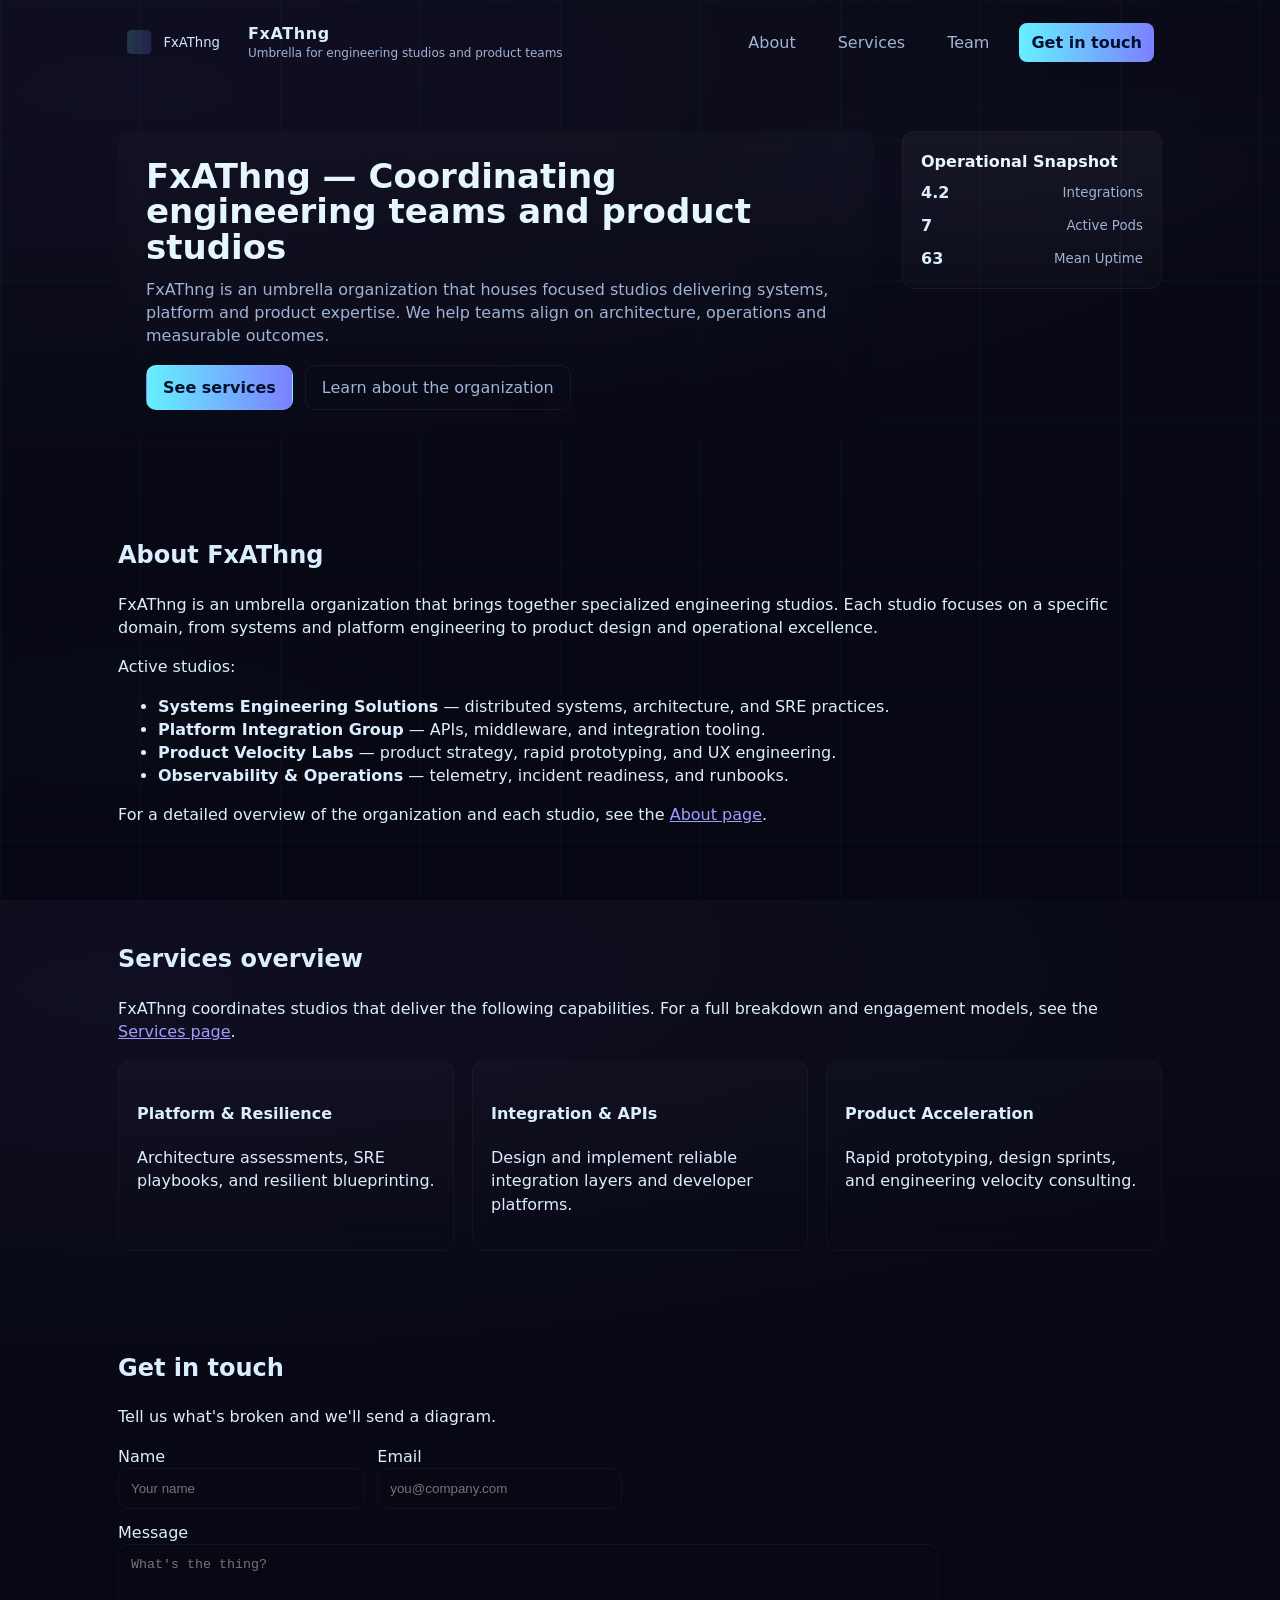
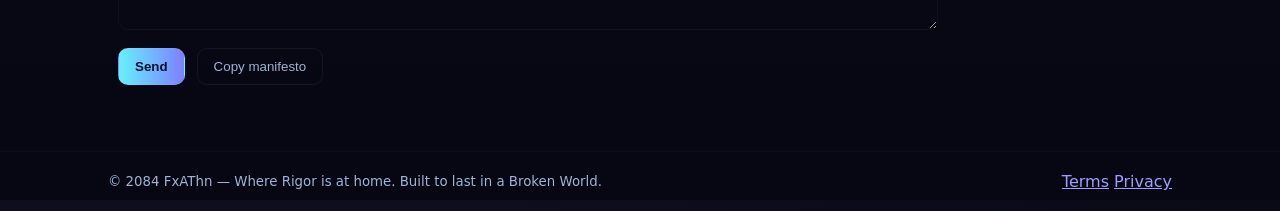
<file: index.html>
<!doctype html>
<html lang="en">
  <head>
    <meta charset="utf-8" />
    <meta name="viewport" content="width=device-width,initial-scale=1" />
    <title>FxAThng — FixAThing Umbrella</title>
    <meta name="description" content="FxAThng — an umbrella organization of engineering studios and product teams." />
    <link rel="stylesheet" href="assets/styles.css">
    <link rel="icon" href="assets/favicon.svg" type="image/svg+xml">
  </head>
  <body>
    <div class="bg-visual" aria-hidden="true"></div>
    <header class="site-header">
      <div class="brand">
        <!-- Minimal futuristic logo SVG -->
        <svg class="logo" viewBox="0 0 100 24" aria-hidden="true" focusable="false">
          <defs>
            <linearGradient id="g" x1="0" x2="1">
              <stop offset="0" stop-color="#7cf7ff" />
              <stop offset="1" stop-color="#6f8dff" />
            </linearGradient>
          </defs>
          <rect x="1" y="1" width="22" height="22" rx="4" fill="url(#g)" opacity="0.18"></rect>
          <text x="34" y="17" font-family="Inter, ui-sans-serif, system-ui, -apple-system, 'Segoe UI', Roboto" font-size="12" fill="#cfe6ff">FxAThng</text>
        </svg>
        <div class="brand-meta">
          <div class="name">FxAThng</div>
          <div class="sub">Umbrella for engineering studios and product teams</div>
        </div>
      </div>
      <nav class="nav">
        <a href="about.html">About</a>
        <a href="services.html">Services</a>
        <a href="team.html">Team</a>
        <a href="https://www.youtube.com/watch?v=dQw4w9WgXcQ" class="ctabtn" target="_blank" rel="noopener">Get in touch</a>
      </nav>
    </header>

    <main class="hero">
      <div class="hero-content">
        <h1 class="headline">FxAThng — Coordinating engineering teams and product studios</h1>
        <p class="lead">FxAThng is an umbrella organization that houses focused studios delivering systems, platform and product expertise. We help teams align on architecture, operations and measurable outcomes.</p>
        <div class="hero-actions">
          <a class="btn primary" href="services.html">See services</a>
          <a class="btn ghost" href="about.html">Learn about the organization</a>
        </div>
      </div>
      <aside class="hero-panel" aria-hidden="true">
        <div class="panel-header">Operational Snapshot</div>
        <ul class="metrics">
          <li><span>4.2</span><small>Integrations</small></li>
          <li><span>7</span><small>Active Pods</small></li>
          <li><span>99.97%</span><small>Mean Uptime</small></li>
        </ul>
      </aside>
    </main>

    <section class="section about">
      <div class="container">
        <h2>About FxAThng</h2>
        <p>FxAThng is an umbrella organization that brings together specialized engineering studios. Each studio focuses on a specific domain, from systems and platform engineering to product design and operational excellence.</p>
        <p>Active studios:</p>
        <ul>
          <li><strong>Systems Engineering Solutions</strong> — distributed systems, architecture, and SRE practices.</li>
          <li><strong>Platform Integration Group</strong> — APIs, middleware, and integration tooling.</li>
          <li><strong>Product Velocity Labs</strong> — product strategy, rapid prototyping, and UX engineering.</li>
          <li><strong>Observability & Operations</strong> — telemetry, incident readiness, and runbooks.</li>
        </ul>
        <p>For a detailed overview of the organization and each studio, see the <a href="about.html">About page</a>.</p>
      </div>
    </section>

    <section class="section services">
      <div class="container">
        <h2>Services overview</h2>
        <p>FxAThng coordinates studios that deliver the following capabilities. For a full breakdown and engagement models, see the <a href="services.html">Services page</a>.</p>
        <div class="cards">
          <div class="card">
            <h4>Platform & Resilience</h4>
            <p>Architecture assessments, SRE playbooks, and resilient blueprinting.</p>
          </div>
          <div class="card">
            <h4>Integration & APIs</h4>
            <p>Design and implement reliable integration layers and developer platforms.</p>
          </div>
          <div class="card">
            <h4>Product Acceleration</h4>
            <p>Rapid prototyping, design sprints, and engineering velocity consulting.</p>
          </div>
        </div>
      </div>
    </section>

    <section id="contact" class="section contact">
      <div class="container">
        <h2>Get in touch</h2>
        <p>Tell us what's broken and we'll send a diagram.</p>
        <form class="contact-form" onsubmit="handleSubmit(event)">
          <div class="row">
            <label>
              <span>Name</span>
              <input type="text" name="name" required placeholder="Your name">
            </label>
            <label>
              <span>Email</span>
              <input type="email" name="email" required placeholder="you@company.com">
            </label>
          </div>
          <label>
            <span>Message</span>
            <textarea name="message" rows="4" placeholder="What's the thing?"></textarea>
          </label>
          <div class="form-actions">
            <button class="btn primary" type="submit">Send</button>
            <button class="btn ghost" type="button" onclick="copyManifest()">Copy manifesto</button>
          </div>
          <div id="form-result" class="form-result" role="status" aria-live="polite"></div>
        </form>
      </div>
    </section>

    <footer class="site-footer">
      <div class="container">
        <small>© <span id="year"></span> FxAThn — Where Rigor is at home. Built to last in a Broken World.</small>
        <div class="foot-links">
          <a href="#">Terms</a>
          <a href="#">Privacy</a>
        </div>
      </div>
    </footer>

    <script src="assets/script.js"></script>
  </body>
</html>
</file>
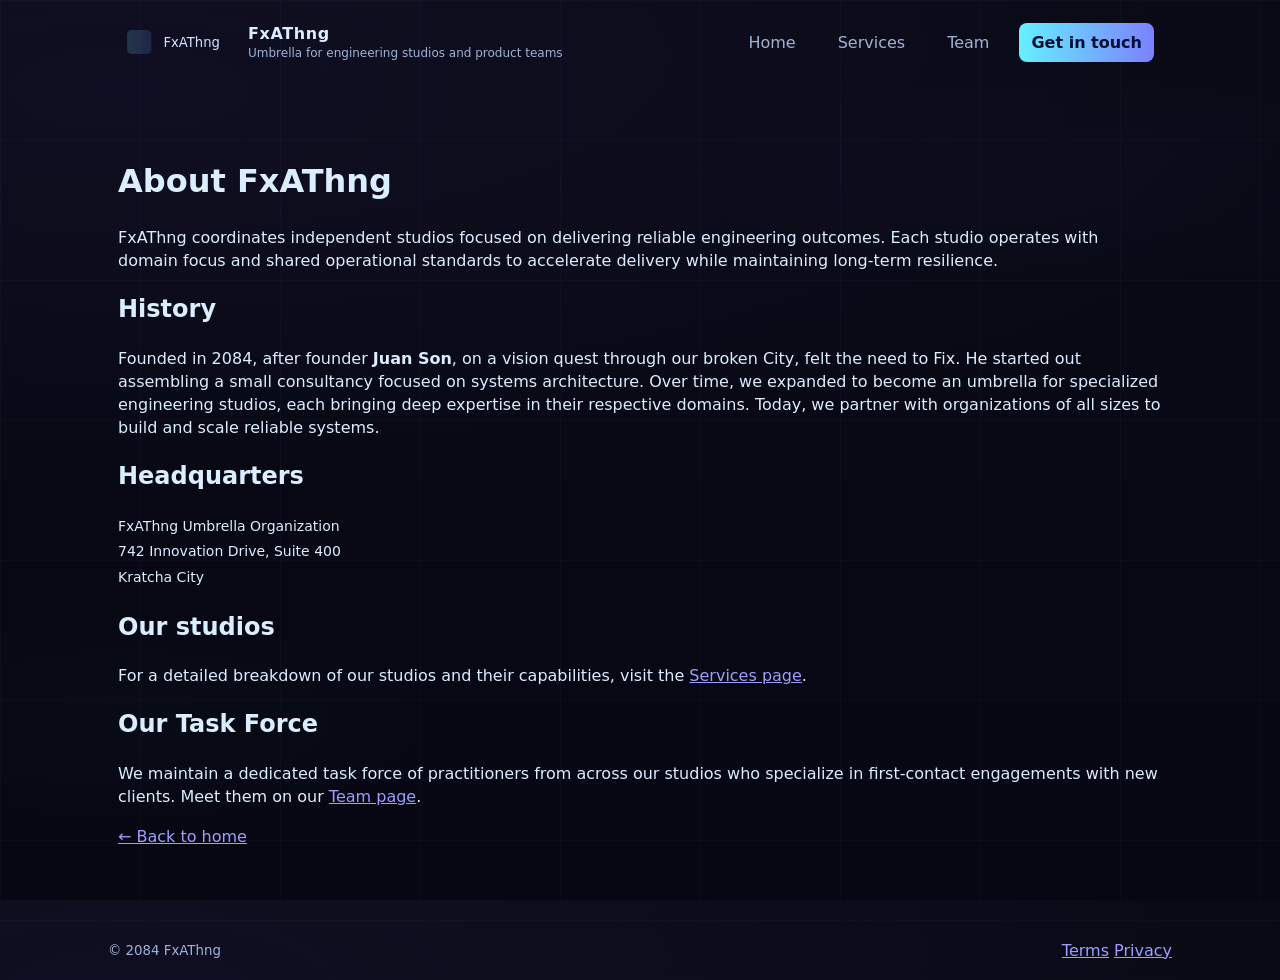
<file: about.html>
<!doctype html>
<html lang="en">
  <head>
    <meta charset="utf-8" />
    <meta name="viewport" content="width=device-width,initial-scale=1" />
    <title>About — FxAThng</title>
    <meta name="description" content="About FxAThng and its studios" />
    <link rel="stylesheet" href="assets/styles.css">
    <link rel="icon" href="assets/favicon.svg" type="image/svg+xml">
  </head>
  <body>
    <div class="bg-visual" aria-hidden="true"></div>
    <header class="site-header">
      <div class="brand">
        <svg class="logo" viewBox="0 0 100 24" aria-hidden="true" focusable="false">
          <defs>
            <linearGradient id="g" x1="0" x2="1">
              <stop offset="0" stop-color="#7cf7ff" />
              <stop offset="1" stop-color="#6f8dff" />
            </linearGradient>
          </defs>
          <rect x="1" y="1" width="22" height="22" rx="4" fill="url(#g)" opacity="0.18"></rect>
          <text x="34" y="17" font-family="Inter, ui-sans-serif, system-ui, -apple-system, 'Segoe UI', Roboto" font-size="12" fill="#cfe6ff">FxAThng</text>
        </svg>
        <div class="brand-meta">
          <div class="name">FxAThng</div>
          <div class="sub">Umbrella for engineering studios and product teams</div>
        </div>
      </div>
      <nav class="nav">
        <a href="index.html">Home</a>
        <a href="services.html">Services</a>
        <a href="team.html">Team</a>
        <a href="https://www.youtube.com/watch?v=dQw4w9WgXcQ" class="ctabtn" target="_blank" rel="noopener">Get in touch</a>
      </nav>
    </header>

    <main class="section">
      <div class="container">
        <h1>About FxAThng</h1>
        <p>FxAThng coordinates independent studios focused on delivering reliable engineering outcomes. Each studio operates with domain focus and shared operational standards to accelerate delivery while maintaining long-term resilience.</p>

        <h2>History</h2>
        <p>Founded in 2084, after founder <b>Juan Son</b>, on a vision quest through our broken City, felt the need to Fix. He started out assembling a small consultancy focused on systems architecture. Over time, we expanded to become an umbrella for specialized engineering studios, each bringing deep expertise in their respective domains. Today, we partner with organizations of all sizes to build and scale reliable systems.</p>

        <h2>Headquarters</h2>
        <address class="contact-info">
          FxAThng Umbrella Organization<br>
          742 Innovation Drive, Suite 400<br>
          Kratcha City<br>
        </address>

        <h2>Our studios</h2>
        <p>For a detailed breakdown of our studios and their capabilities, visit the <a href="services.html">Services page</a>.</p>

        <h2>Our Task Force</h2>
        <p>We maintain a dedicated task force of practitioners from across our studios who specialize in first-contact engagements with new clients. Meet them on our <a href="team.html">Team page</a>.</p>

        <p><a href="index.html">← Back to home</a></p>
      </div>
    </main>

    <footer class="site-footer">
      <div class="container">
        <small>© <span id="year"></span> FxAThng</small>
        <div class="foot-links"><a href="#">Terms</a> <a href="#">Privacy</a></div>
      </div>
    </footer>

    <script src="assets/script.js"></script>
  </body>
</html>
</file>
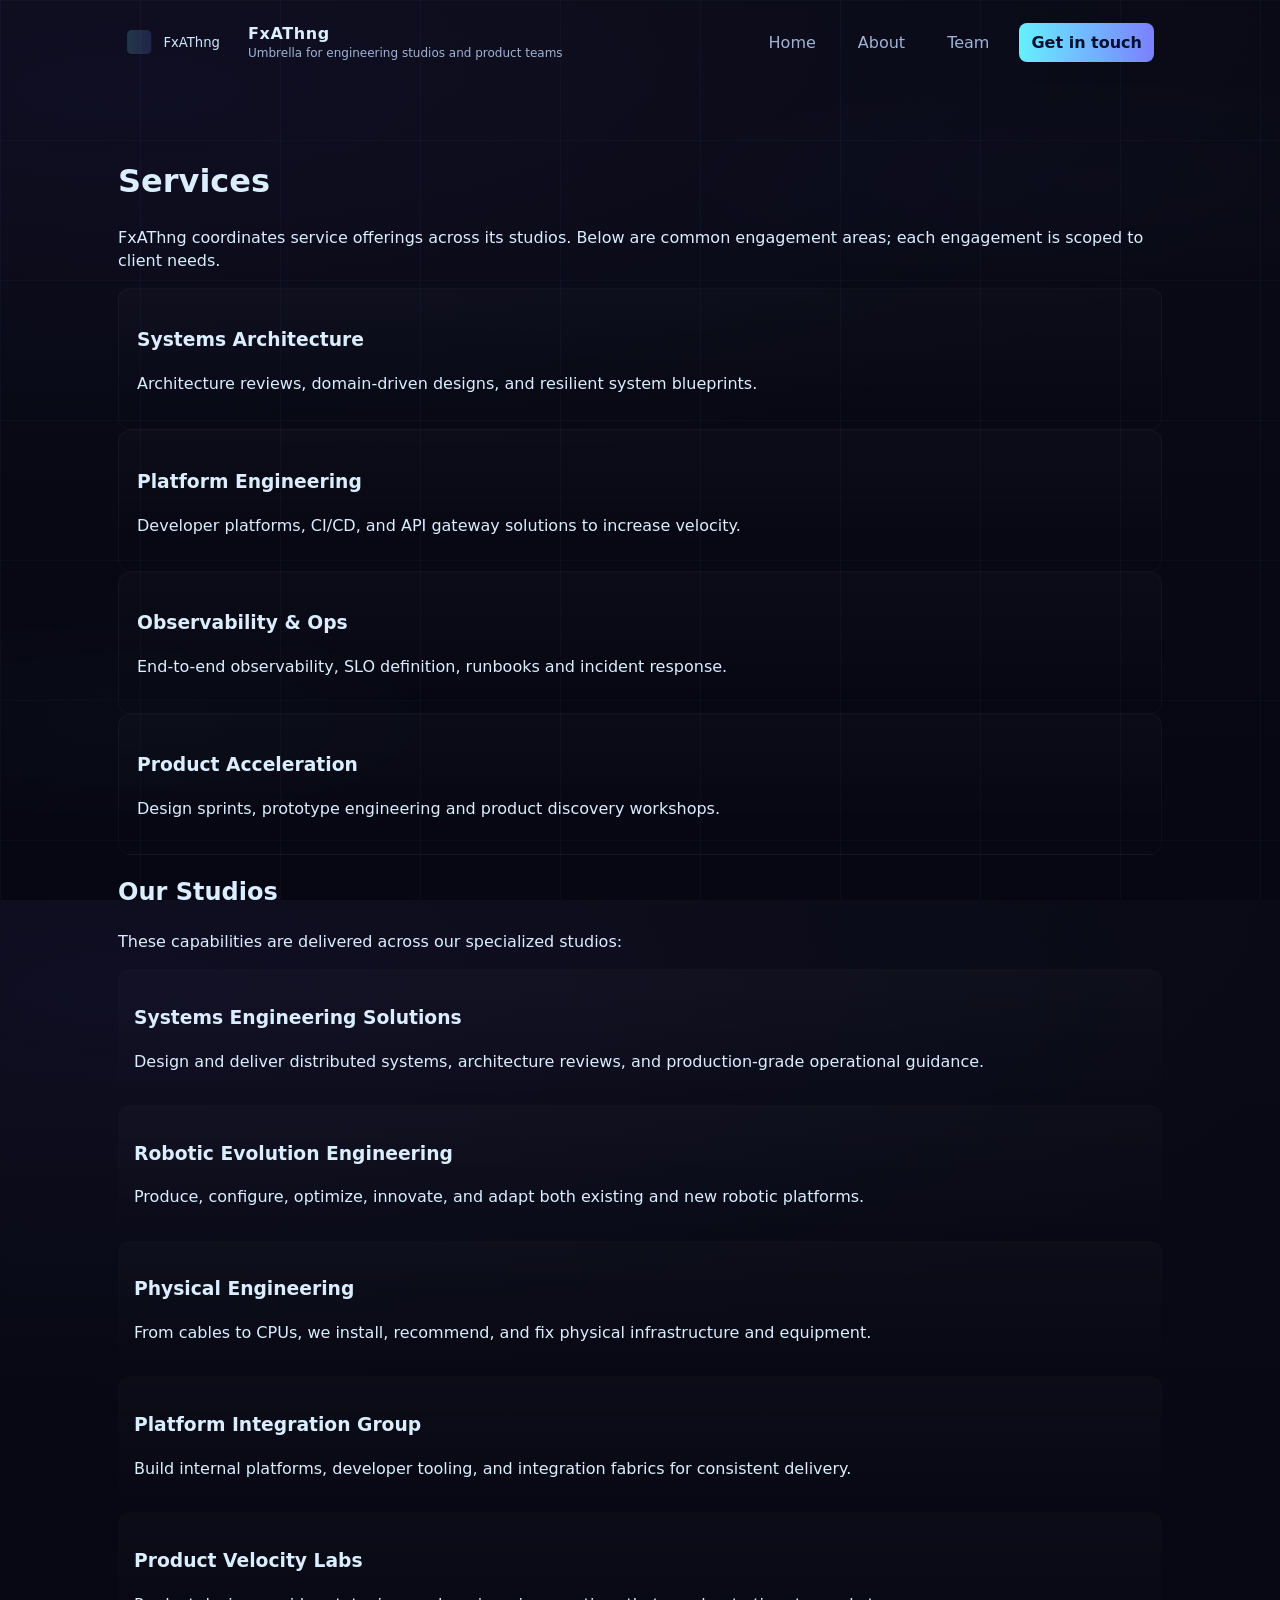
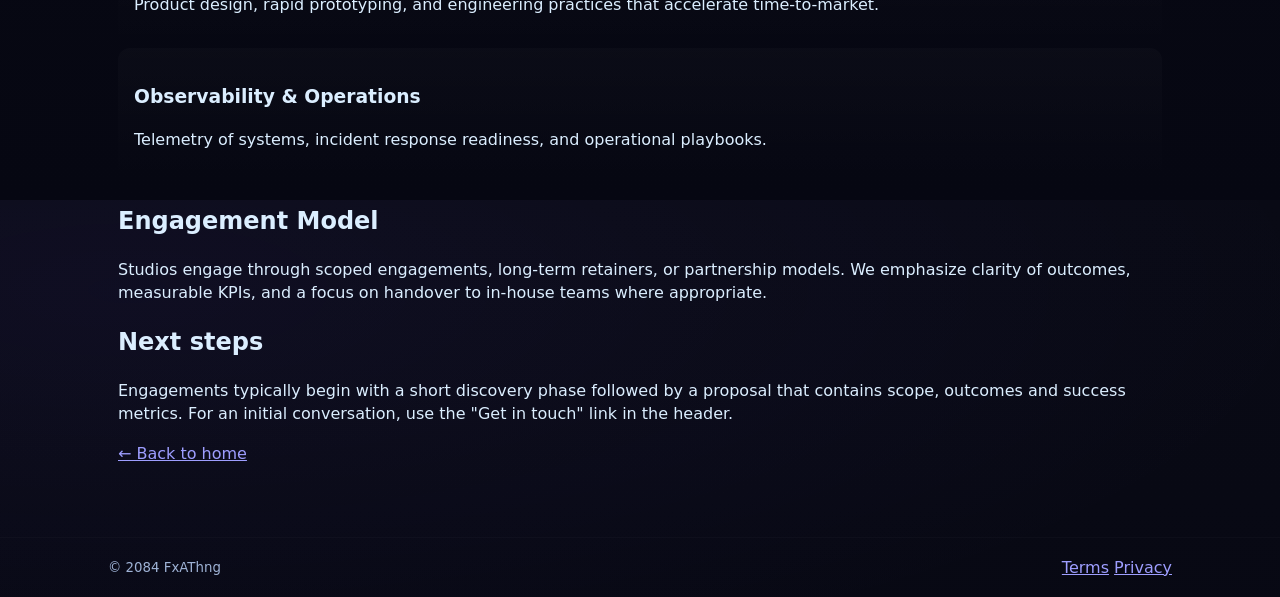
<file: services.html>
<!doctype html>
<html lang="en">
  <head>
    <meta charset="utf-8" />
    <meta name="viewport" content="width=device-width,initial-scale=1" />
    <title>Services — FxAThng</title>
    <meta name="description" content="Services offered by FxAThng studios" />
    <link rel="stylesheet" href="assets/styles.css">
    <link rel="icon" href="assets/favicon.svg" type="image/svg+xml">
  </head>
  <body>
    <div class="bg-visual" aria-hidden="true"></div>
    <header class="site-header">
      <div class="brand">
        <svg class="logo" viewBox="0 0 100 24" aria-hidden="true" focusable="false">
          <defs>
            <linearGradient id="g" x1="0" x2="1">
              <stop offset="0" stop-color="#7cf7ff" />
              <stop offset="1" stop-color="#6f8dff" />
            </linearGradient>
          </defs>
          <rect x="1" y="1" width="22" height="22" rx="4" fill="url(#g)" opacity="0.18"></rect>
          <text x="34" y="17" font-family="Inter, ui-sans-serif, system-ui, -apple-system, 'Segoe UI', Roboto" font-size="12" fill="#cfe6ff">FxAThng</text>
        </svg>
        <div class="brand-meta">
          <div class="name">FxAThng</div>
          <div class="sub">Umbrella for engineering studios and product teams</div>
        </div>
      </div>
      <nav class="nav">
        <a href="index.html">Home</a>
        <a href="about.html">About</a>
        <a href="team.html">Team</a>
        <a href="https://www.youtube.com/watch?v=dQw4w9WgXcQ" class="ctabtn" target="_blank" rel="noopener">Get in touch</a>
      </nav>
    </header>

    <main class="section">
      <div class="container">
        <h1>Services</h1>
        <p>FxAThng coordinates service offerings across its studios. Below are common engagement areas; each engagement is scoped to client needs.</p>

        <div class="services-list">
          <div class="card">
            <h3>Systems Architecture</h3>
            <p>Architecture reviews, domain-driven designs, and resilient system blueprints.</p>
          </div>
          <div class="card">
            <h3>Platform Engineering</h3>
            <p>Developer platforms, CI/CD, and API gateway solutions to increase velocity.</p>
          </div>
          <div class="card">
            <h3>Observability & Ops</h3>
            <p>End-to-end observability, SLO definition, runbooks and incident response.</p>
          </div>
          <div class="card">
            <h3>Product Acceleration</h3>
            <p>Design sprints, prototype engineering and product discovery workshops.</p>
          </div>
        </div>

        <h2>Our Studios</h2>
        <p>These capabilities are delivered across our specialized studios:</p>
        <section class="values">
          <article>
            <h3>Systems Engineering Solutions</h3>
            <p>Design and deliver distributed systems, architecture reviews, and production-grade operational guidance.</p>
          </article>
          <article>
            <h3>Robotic Evolution Engineering</h3>
            <p>Produce, configure, optimize, innovate, and adapt both existing and new robotic platforms.</p>
          </article>
          <article>
            <h3>Physical Engineering</h3>
            <p>From cables to CPUs, we install, recommend, and fix physical infrastructure and equipment.</p>
          </article>
          <article>
            <h3>Platform Integration Group</h3>
            <p>Build internal platforms, developer tooling, and integration fabrics for consistent delivery.</p>
          </article>
          <article>
            <h3>Product Velocity Labs</h3>
            <p>Product design, rapid prototyping, and engineering practices that accelerate time-to-market.</p>
          </article>
          <article>
            <h3>Observability & Operations</h3>
            <p>Telemetry of systems, incident response readiness, and operational playbooks.</p>
          </article>
        </section>

        <h2>Engagement Model</h2>
        <p>Studios engage through scoped engagements, long-term retainers, or partnership models. We emphasize clarity of outcomes, measurable KPIs, and a focus on handover to in-house teams where appropriate.</p>

        <h2>Next steps</h2>
        <p>Engagements typically begin with a short discovery phase followed by a proposal that contains scope, outcomes and success metrics. For an initial conversation, use the "Get in touch" link in the header.</p>

        <p><a href="index.html">← Back to home</a></p>
      </div>
    </main>

    <footer class="site-footer">
      <div class="container">
        <small>© <span id="year"></span> FxAThng</small>
        <div class="foot-links"><a href="#">Terms</a> <a href="#">Privacy</a></div>
      </div>
    </footer>

    <script src="assets/script.js"></script>
  </body>
</html>
</file>
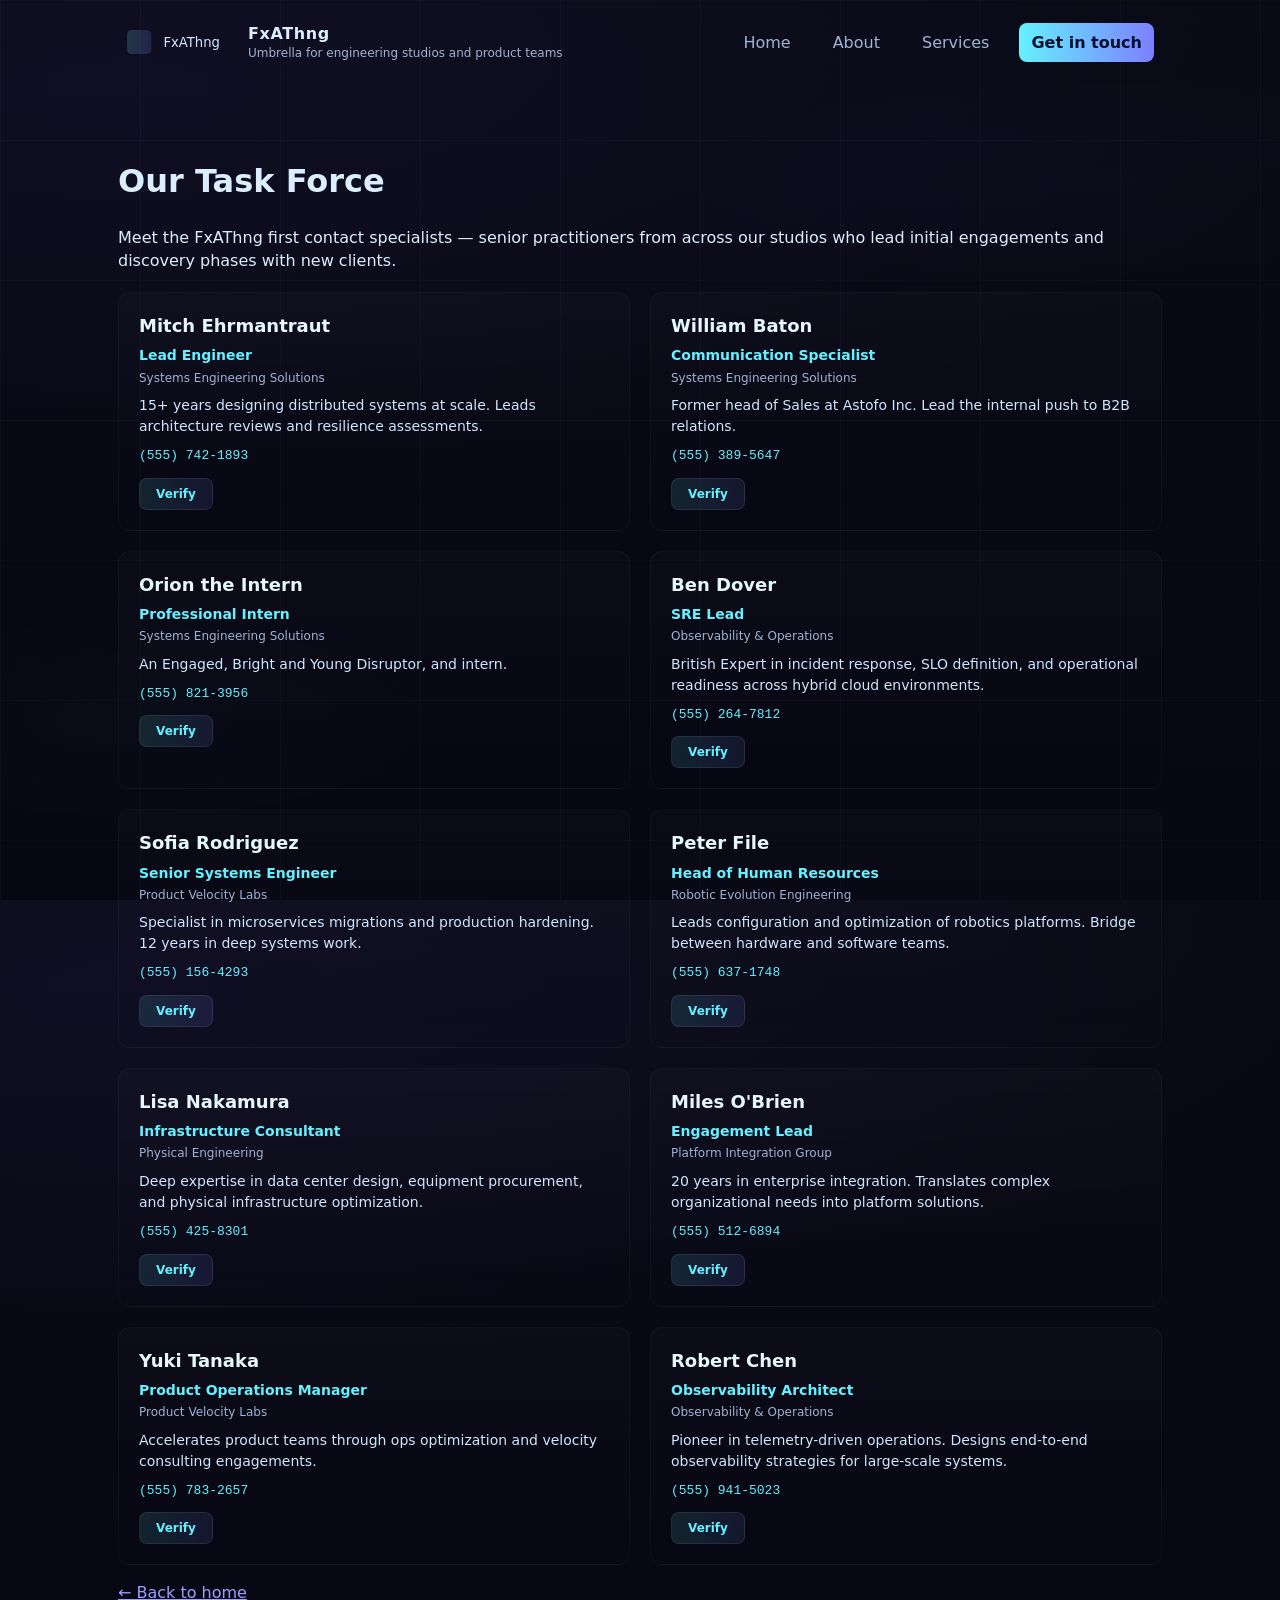
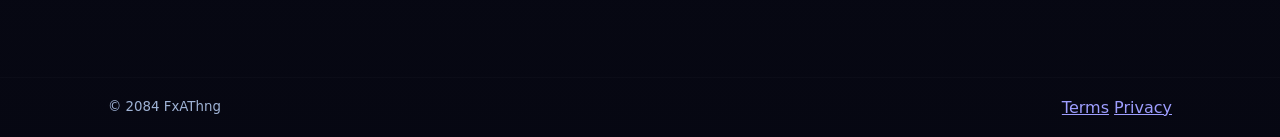
<file: team.html>
<!doctype html>
<html lang="en">
  <head>
    <meta charset="utf-8" />
    <meta name="viewport" content="width=device-width,initial-scale=1" />
    <title>Our Task Force — FxAThng</title>
    <meta name="description" content="Meet the FxAThng first contact task force" />
    <link rel="stylesheet" href="assets/styles.css">
    <link rel="icon" href="assets/favicon.svg" type="image/svg+xml">
  </head>
  <body>
    <div class="bg-visual" aria-hidden="true"></div>
    <header class="site-header">
      <div class="brand">
        <svg class="logo" viewBox="0 0 100 24" aria-hidden="true" focusable="false">
          <defs>
            <linearGradient id="g" x1="0" x2="1">
              <stop offset="0" stop-color="#7cf7ff" />
              <stop offset="1" stop-color="#6f8dff" />
            </linearGradient>
          </defs>
          <rect x="1" y="1" width="22" height="22" rx="4" fill="url(#g)" opacity="0.18"></rect>
          <text x="34" y="17" font-family="Inter, ui-sans-serif, system-ui, -apple-system, 'Segoe UI', Roboto" font-size="12" fill="#cfe6ff">FxAThng</text>
        </svg>
        <div class="brand-meta">
          <div class="name">FxAThng</div>
          <div class="sub">Umbrella for engineering studios and product teams</div>
        </div>
      </div>
      <nav class="nav">
        <a href="index.html">Home</a>
        <a href="about.html">About</a>
        <a href="services.html">Services</a>
        <a href="https://www.youtube.com/watch?v=dQw4w9WgXcQ" class="ctabtn" target="_blank" rel="noopener">Get in touch</a>
      </nav>
    </header>

    <main class="section">
      <div class="container">
        <h1>Our Task Force</h1>
        <p>Meet the FxAThng first contact specialists — senior practitioners from across our studios who lead initial engagements and discovery phases with new clients.</p>

        <div class="team-grid">
          <div class="team-member">
            <div class="member-info">
              <h3>Mitch Ehrmantraut</h3>
              <p class="title">Lead Engineer</p>
              <p class="division">Systems Engineering Solutions</p>
              <p class="bio">15+ years designing distributed systems at scale. Leads architecture reviews and resilience assessments.</p>
              <p class="phone">(555) 742-1893</p>
              <button class="verify-btn" onclick="verifyMember(this)">Verify</button>
            </div>
          </div>

          <div class="team-member">
            <div class="member-info">
              <h3>William Baton</h3>
              <p class="title">Communication Specialist</p>
              <p class="division">Systems Engineering Solutions</p>
              <p class="bio">Former head of Sales at Astofo Inc. Lead the internal push to B2B relations.</p>
              <p class="phone">(555) 389-5647</p>
              <button class="verify-btn" onclick="verifyMember(this)">Verify</button>
            </div>
          </div>

          <div class="team-member">
            <div class="member-info">
              <h3>Orion the Intern</h3>
              <p class="title">Professional Intern</p>
              <p class="division">Systems Engineering Solutions</p>
              <p class="bio">An Engaged, Bright and Young Disruptor, and intern.</p>
              <p class="phone">(555) 821-3956</p>
              <button class="verify-btn" onclick="verifyMember(this)">Verify</button>
            </div>
          </div>

          <div class="team-member">
            <div class="member-info">
              <h3>Ben Dover</h3>
              <p class="title">SRE Lead</p>
              <p class="division">Observability & Operations</p>
              <p class="bio">British Expert in incident response, SLO definition, and operational readiness across hybrid cloud environments.</p>
              <p class="phone">(555) 264-7812</p>
              <button class="verify-btn" onclick="verifyMember(this)">Verify</button>
            </div>
          </div>

          <div class="team-member">
            <div class="member-info">
              <h3>Sofia Rodriguez</h3>
              <p class="title">Senior Systems Engineer</p>
              <p class="division">Product Velocity Labs</p>
              <p class="bio">Specialist in microservices migrations and production hardening. 12 years in deep systems work.</p>
              <p class="phone">(555) 156-4293</p>
              <button class="verify-btn" onclick="verifyMember(this)">Verify</button>
            </div>
          </div>

          <div class="team-member">
            <div class="member-info">
              <h3>Peter File</h3>
              <p class="title">Head of Human Resources</p>
              <p class="division">Robotic Evolution Engineering</p>
              <p class="bio">Leads configuration and optimization of robotics platforms. Bridge between hardware and software teams.</p>
              <p class="phone">(555) 637-1748</p>
              <button class="verify-btn" onclick="verifyMember(this)">Verify</button>
            </div>
          </div>

          <div class="team-member">
            <div class="member-info">
              <h3>Lisa Nakamura</h3>
              <p class="title">Infrastructure Consultant</p>
              <p class="division">Physical Engineering</p>
              <p class="bio">Deep expertise in data center design, equipment procurement, and physical infrastructure optimization.</p>
              <p class="phone">(555) 425-8301</p>
              <button class="verify-btn" onclick="verifyMember(this)">Verify</button>
            </div>
          </div>

          <div class="team-member">
            <div class="member-info">
              <h3>Miles O'Brien</h3>
              <p class="title">Engagement Lead</p>
              <p class="division">Platform Integration Group</p>
              <p class="bio">20 years in enterprise integration. Translates complex organizational needs into platform solutions.</p>
              <p class="phone">(555) 512-6894</p>
              <button class="verify-btn" onclick="verifyMember(this)">Verify</button>
            </div>
          </div>

          <div class="team-member">
            <div class="member-info">
              <h3>Yuki Tanaka</h3>
              <p class="title">Product Operations Manager</p>
              <p class="division">Product Velocity Labs</p>
              <p class="bio">Accelerates product teams through ops optimization and velocity consulting engagements.</p>
              <p class="phone">(555) 783-2657</p>
              <button class="verify-btn" onclick="verifyMember(this)">Verify</button>
            </div>
          </div>

          <div class="team-member">
            <div class="member-info">
              <h3>Robert Chen</h3>
              <p class="title">Observability Architect</p>
              <p class="division">Observability & Operations</p>
              <p class="bio">Pioneer in telemetry-driven operations. Designs end-to-end observability strategies for large-scale systems.</p>
              <p class="phone">(555) 941-5023</p>
              <button class="verify-btn" onclick="verifyMember(this)">Verify</button>
            </div>
          </div>
        </div>

        <p><a href="index.html">← Back to home</a></p>
      </div>
    </main>

    <footer class="site-footer">
      <div class="container">
        <small>© <span id="year"></span> FxAThng</small>
        <div class="foot-links"><a href="#">Terms</a> <a href="#">Privacy</a></div>
      </div>
    </footer>

    <script src="assets/script.js"></script>
  </body>
</html>
</file>
<file: assets/styles.css>
:root{
  --bg:#060712;
  --panel:#0f1724;
  --muted:#9fb3d6;
  --accent:#66f0ff;
  --accent-2:#7c80ff;
  --glass: rgba(255,255,255,0.04);
  --glass-2: rgba(255,255,255,0.02);
  --radius:12px;
  --maxw:1100px;
  color-scheme: dark;
}
*{box-sizing:border-box}
html,body{height:100%}
body{
  margin:0;
  font-family: Inter, ui-sans-serif, system-ui, -apple-system, 'Segoe UI', Roboto, 'Helvetica Neue', Arial;
  background: radial-gradient(1200px 400px at 10% 10%, rgba(120,90,255,0.06), transparent),
              linear-gradient(180deg, rgba(255,255,255,0.01), rgba(0,0,0,0.02)),
              var(--bg);
  color:#dbeeff;
  -webkit-font-smoothing:antialiased;
  -moz-osx-font-smoothing:grayscale;
  line-height:1.45;
}
.bg-visual{
  position:fixed;inset:0;z-index:0;pointer-events:none;opacity:0.7;
  background-image: linear-gradient(90deg, rgba(124,128,255,0.06) 0 1px, transparent 1px),
                    linear-gradient(180deg, rgba(108,242,255,0.03) 0 1px, transparent 1px);
  background-size: 140px 140px, 140px 140px;
  mix-blend-mode: screen;
}
.site-header{position:relative;z-index:5;display:flex;align-items:center;justify-content:space-between;padding:22px 36px;max-width:var(--maxw);margin:0 auto}
.brand{display:flex;gap:12px;align-items:center}
.logo{width:110px;height:28px}
.brand-meta .name{font-weight:700;letter-spacing:0.6px}
.brand-meta .sub{font-size:12px;color:var(--muted)}
.nav{display:flex;gap:18px;align-items:center}
.nav a{color:var(--muted);text-decoration:none;padding:8px 12px;border-radius:8px}
.nav a.ctabtn{background:linear-gradient(90deg,var(--accent),var(--accent-2));color:#021030;font-weight:700}

.hero{position:relative;z-index:2;display:flex;align-items:stretch;gap:28px;max-width:var(--maxw);margin:18px auto;padding:28px}
.hero-content{flex:1;padding:28px;background:linear-gradient(180deg, rgba(255,255,255,0.02), transparent);border-radius:var(--radius);backdrop-filter:blur(6px)}
.headline{margin:0 0 12px;font-size:34px;line-height:1.05;color:#e6f6ff}
.lead{margin:0 0 18px;color:var(--muted)}
.hero-actions{display:flex;gap:12px}
.btn{display:inline-flex;align-items:center;gap:10px;padding:10px 16px;border-radius:10px;border:1px solid rgba(255,255,255,0.04);text-decoration:none;color:inherit}
.btn.primary{background:linear-gradient(90deg,var(--accent),var(--accent-2));color:#03112a;font-weight:700}
.btn.ghost{background:transparent;border:1px solid rgba(255,255,255,0.06);color:var(--muted)}

.hero-panel{width:260px;padding:18px;border-radius:var(--radius);background:linear-gradient(180deg,var(--glass),var(--glass-2));border:1px solid rgba(255,255,255,0.03);align-self:flex-start}
.panel-header{font-weight:700;color:#e8f5ff;margin-bottom:8px}
.metrics{list-style:none;padding:0;margin:0;display:flex;flex-direction:column;gap:10px}
.metrics li{display:flex;justify-content:space-between;align-items:center;font-weight:700}
.metrics li small{font-weight:400;color:var(--muted)}

.section{max-width:var(--maxw);margin:24px auto;padding:28px}
.about .values{display:grid;grid-template-columns:repeat(3,1fr);gap:18px;margin-top:18px}
.values article{background:linear-gradient(180deg, rgba(255,255,255,0.02), transparent);padding:16px;border-radius:12px}

.services .cards{display:flex;gap:18px;margin-top:18px}
.card{flex:1;padding:18px;border-radius:12px;background:linear-gradient(180deg, rgba(255,255,255,0.02), transparent);border:1px solid rgba(255,255,255,0.03)}

.contact .contact-form{max-width:820px}
.contact label{display:block;margin-bottom:12px}
.contact input,.contact textarea{width:100%;padding:12px;border-radius:10px;border:1px solid rgba(255,255,255,0.04);background:transparent;color:inherit}
.contact .row{display:flex;gap:12px}
.form-actions{display:flex;gap:12px;align-items:center;margin-top:8px}
.form-result{margin-top:10px;color:var(--muted)}

.site-footer{border-top:1px solid rgba(255,255,255,0.02);margin-top:28px}
.site-footer .container{max-width:var(--maxw);margin:0 auto;padding:18px;display:flex;justify-content:space-between;align-items:center;color:var(--muted)}

.team-grid{display:grid;grid-template-columns:repeat(2,1fr);gap:20px;margin-top:20px}
.team-member{background:linear-gradient(180deg, rgba(255,255,255,0.02), transparent);border:1px solid rgba(255,255,255,0.03);border-radius:12px;padding:20px}
.member-info h3{margin:0 0 6px;font-size:18px;color:#e6f6ff}
.member-info .title{margin:0;font-weight:700;color:var(--accent);font-size:14px}
.member-info .division{margin:4px 0 8px;font-size:12px;color:var(--muted)}
.member-info .bio{margin:8px 0 0;font-size:14px;color:#cfe6ff;line-height:1.5}
.member-info .phone{margin:10px 0 12px;font-family:monospace;font-size:13px;color:var(--accent);font-weight:500}
.verify-btn{padding:8px 16px;border-radius:8px;border:1px solid rgba(255,255,255,0.08);background:linear-gradient(90deg,rgba(102,240,255,0.12),rgba(124,128,255,0.12));color:var(--accent);font-weight:600;font-size:12px;cursor:pointer;transition:all 0.2s ease;font-family:inherit}
.verify-btn:hover{background:linear-gradient(90deg,rgba(102,240,255,0.18),rgba(124,128,255,0.18));border-color:rgba(255,255,255,0.12)}
.verify-btn.verified{background:linear-gradient(90deg,rgba(76,212,100,0.15),rgba(76,212,100,0.15));color:#4cd464;border-color:rgba(76,212,100,0.2)}
.verify-btn.verified::after{content:" ✓"}

.contact-info{font-style:normal;margin:12px 0 18px;line-height:1.8;font-size:14px}

@media (max-width:880px){
  .hero{flex-direction:column;padding:16px}
  .hero-panel{width:100%}
  .about .values{grid-template-columns:1fr}
  .services .cards{flex-direction:column}
  .site-header{padding:16px}
  .team-grid{grid-template-columns:1fr}
}

/* subtle animated accents */
.bg-visual::after{
  content:"";position:absolute;inset:0;mix-blend-mode:screen;opacity:0.25;background:
    radial-gradient(400px 100px at 85% 20%, rgba(120,90,255,0.08), transparent),
    radial-gradient(300px 100px at 10% 80%, rgba(108,242,255,0.06), transparent);
  animation: float 12s linear infinite;
}
@keyframes float{0%{transform:translateY(0)}50%{transform:translateY(-18px)}100%{transform:translateY(0)}}
</file>
